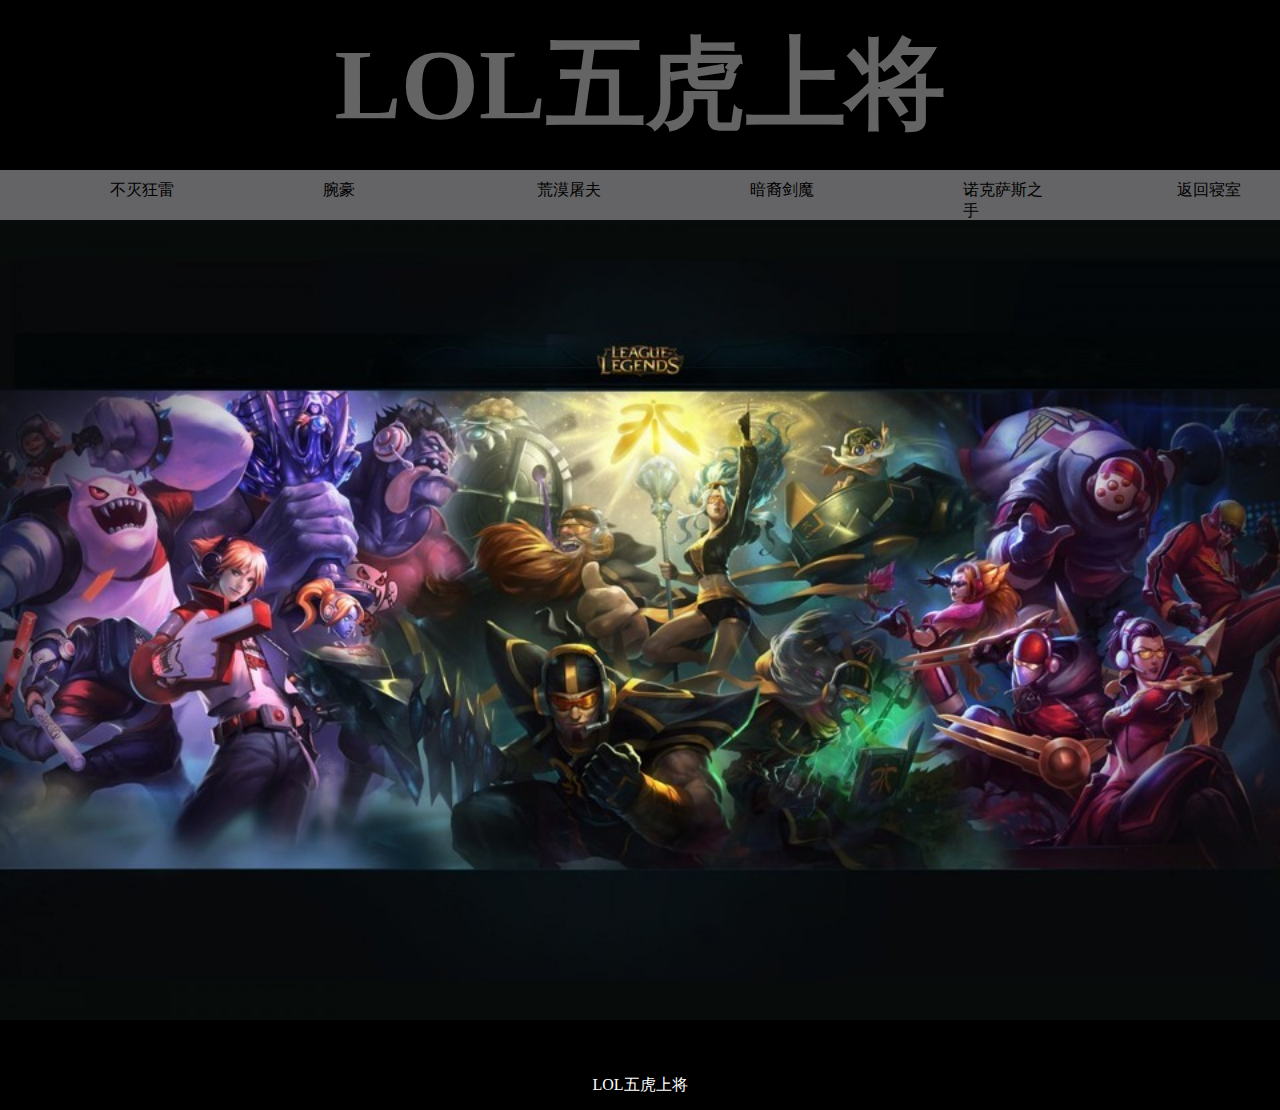
<file: index.html>
<!DOCTYPE html>
<html lang="en">
  <head>
    <meta charset="UTF-8" />
    <meta http-equiv="X-UA-Compatible" content="IE=edge" />
    <meta name="viewport" content="width=device-width, initial-scale=1.0" />
    <link rel="stylesheet" href="web/index.css" />
    <title>
      <b><strong>LOL五虎上将</strong>L</b>
    </title>
  </head>
  <body>
    <div class="container">
      <div class="title">
        <b><strong><a href="index.html" target="_blank">LOL五虎上将</a></strong></b>
      </div>
      <div class="navs" style="margin-bottom: 0;">
        <div class="nav">
          <a href="web/info1.html">不灭狂雷</a>
        </div>
        <div class="nav">
          <a href="web/info2.html">腕豪</a>
        </div>
        <div class="nav">
          <a href="web/info3.html">荒漠屠夫</a>
        </div>
        <div class="nav">
          <a href="web/info4.html">暗裔剑魔</a>
        </div>
        <div class="nav">
          <a href="web/info5.html">诺克萨斯之手</a>
        </div>
        <div class="nav">
          <a href="https://panwenyi666.github.io/dorm607/">返回寝室</a>
        </div>
      </div>
      <div class="content">
        <img width="100%" src="images/img1.jpg" style="display: block;" />
      </div>
            <div class="footer" style="margin-top: 0;">
        LOL五虎上将
      </div>
    </div>
  </body>
</html>
</file>
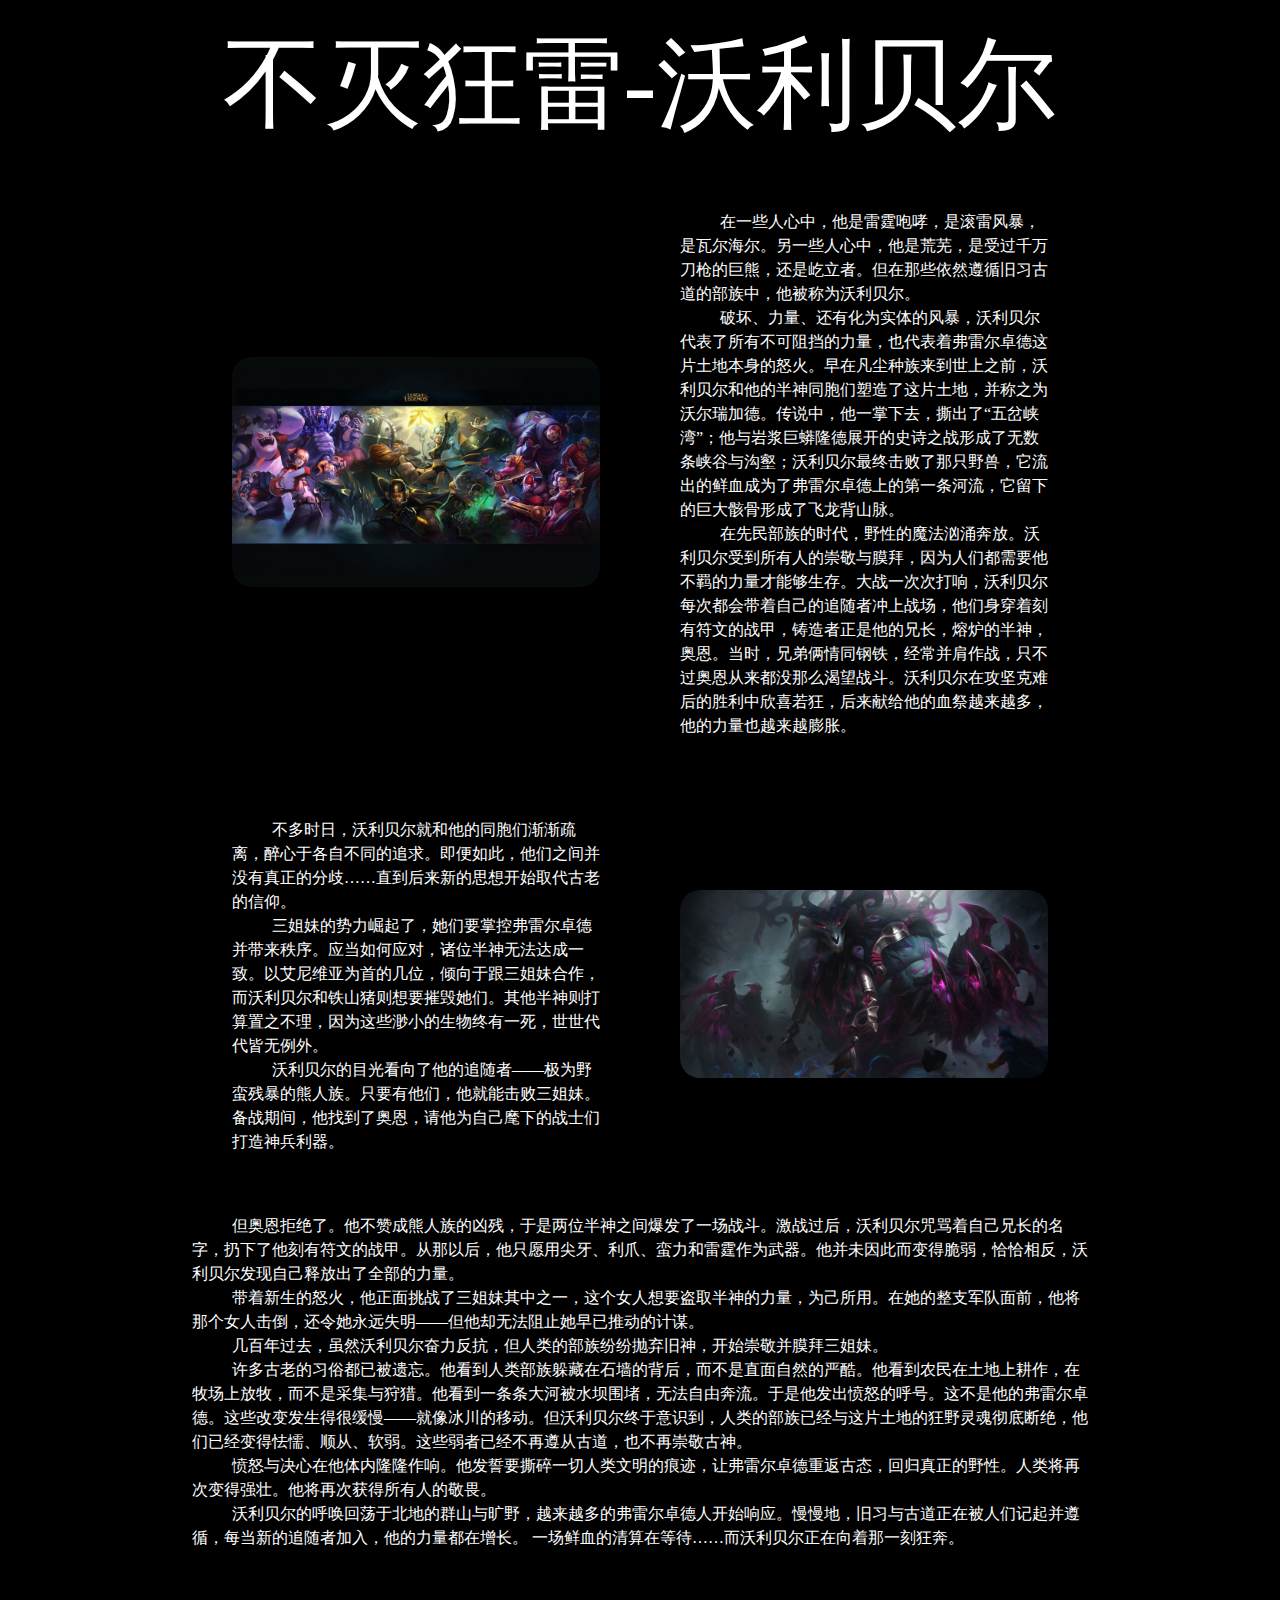
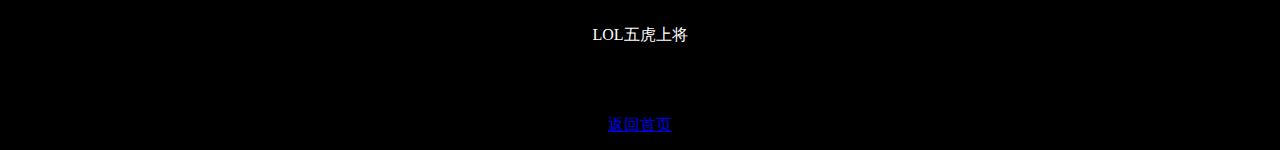
<file: web/info1.html>
<!DOCTYPE html>
<html lang="en">
  <head>
    <meta charset="UTF-8" />
    <meta http-equiv="X-UA-Compatible" content="IE=edge" />
    <meta name="viewport" content="width=device-width, initial-scale=1.0" />
    <link rel="stylesheet" href="index.css" />
    <title>LOL五虎上将</title>
  </head>
  <body>
      </div>
      <div class="title1">
        不灭狂雷-沃利贝尔
      </div>
      <div class="info-content">
        <div class="info-item">
          <img width="100%" src="../images/img1.jpg" />
        </div>
        <div class="info-item">
          <p>
            在一些人心中，他是雷霆咆哮，是滚雷风暴，是瓦尔海尔。另一些人心中，他是荒芜，是受过千万刀枪的巨熊，还是屹立者。但在那些依然遵循旧习古道的部族中，他被称为沃利贝尔。
          </p>
          <p>
            破坏、力量、还有化为实体的风暴，沃利贝尔代表了所有不可阻挡的力量，也代表着弗雷尔卓德这片土地本身的怒火。早在凡尘种族来到世上之前，沃利贝尔和他的半神同胞们塑造了这片土地，并称之为沃尔瑞加德。传说中，他一掌下去，撕出了“五岔峡湾”；他与岩浆巨蟒隆德展开的史诗之战形成了无数条峡谷与沟壑；沃利贝尔最终击败了那只野兽，它流出的鲜血成为了弗雷尔卓德上的第一条河流，它留下的巨大骸骨形成了飞龙背山脉。
          </p>
          <p>
            在先民部族的时代，野性的魔法汹涌奔放。沃利贝尔受到所有人的崇敬与膜拜，因为人们都需要他不羁的力量才能够生存。大战一次次打响，沃利贝尔每次都会带着自己的追随者冲上战场，他们身穿着刻有符文的战甲，铸造者正是他的兄长，熔炉的半神，奥恩。当时，兄弟俩情同钢铁，经常并肩作战，只不过奥恩从来都没那么渴望战斗。沃利贝尔在攻坚克难后的胜利中欣喜若狂，后来献给他的血祭越来越多，他的力量也越来越膨胀。
          </p>
        </div>
      </div>
      <div class="info-content">
        <div class="info-item">
          <p>
            不多时日，沃利贝尔就和他的同胞们渐渐疏离，醉心于各自不同的追求。即便如此，他们之间并没有真正的分歧……直到后来新的思想开始取代古老的信仰。
          </p>
          <p>
            三姐妹的势力崛起了，她们要掌控弗雷尔卓德并带来秩序。应当如何应对，诸位半神无法达成一致。以艾尼维亚为首的几位，倾向于跟三姐妹合作，而沃利贝尔和铁山猪则想要摧毁她们。其他半神则打算置之不理，因为这些渺小的生物终有一死，世世代代皆无例外。
          </p>
          <p>
            沃利贝尔的目光看向了他的追随者——极为野蛮残暴的熊人族。只要有他们，他就能击败三姐妹。备战期间，他找到了奥恩，请他为自己麾下的战士们打造神兵利器。
          </p>
        </div>
        <div class="info-item">
          <img width="100%" src="../images/img3.jpg" />
        </div>
      </div>
      <div class="info-content2">
        <p>
          但奥恩拒绝了。他不赞成熊人族的凶残，于是两位半神之间爆发了一场战斗。激战过后，沃利贝尔咒骂着自己兄长的名字，扔下了他刻有符文的战甲。从那以后，他只愿用尖牙、利爪、蛮力和雷霆作为武器。他并未因此而变得脆弱，恰恰相反，沃利贝尔发现自己释放出了全部的力量。
        </p>
        <p>
          带着新生的怒火，他正面挑战了三姐妹其中之一，这个女人想要盗取半神的力量，为己所用。在她的整支军队面前，他将那个女人击倒，还令她永远失明——但他却无法阻止她早已推动的计谋。
        </p>
        <p>
          几百年过去，虽然沃利贝尔奋力反抗，但人类的部族纷纷抛弃旧神，开始崇敬并膜拜三姐妹。
        </p>
        <p>
          许多古老的习俗都已被遗忘。他看到人类部族躲藏在石墙的背后，而不是直面自然的严酷。他看到农民在土地上耕作，在牧场上放牧，而不是采集与狩猎。他看到一条条大河被水坝围堵，无法自由奔流。于是他发出愤怒的呼号。这不是他的弗雷尔卓德。这些改变发生得很缓慢——就像冰川的移动。但沃利贝尔终于意识到，人类的部族已经与这片土地的狂野灵魂彻底断绝，他们已经变得怯懦、顺从、软弱。这些弱者已经不再遵从古道，也不再崇敬古神。
        </p>
        <p>
          愤怒与决心在他体内隆隆作响。他发誓要撕碎一切人类文明的痕迹，让弗雷尔卓德重返古态，回归真正的野性。人类将再次变得强壮。他将再次获得所有人的敬畏。
        </p>
        <p>
          沃利贝尔的呼唤回荡于北地的群山与旷野，越来越多的弗雷尔卓德人开始响应。慢慢地，旧习与古道正在被人们记起并遵循，每当新的追随者加入，他的力量都在增长。
          一场鲜血的清算在等待……而沃利贝尔正在向着那一刻狂奔。
        </p>
      </div>
      <div class="footer">
  LOL五虎上将
</div>
<div class="footer">
  <a href="../index.html">返回首页</a>
</div>
    </div>
  </body>
</html>
</file>
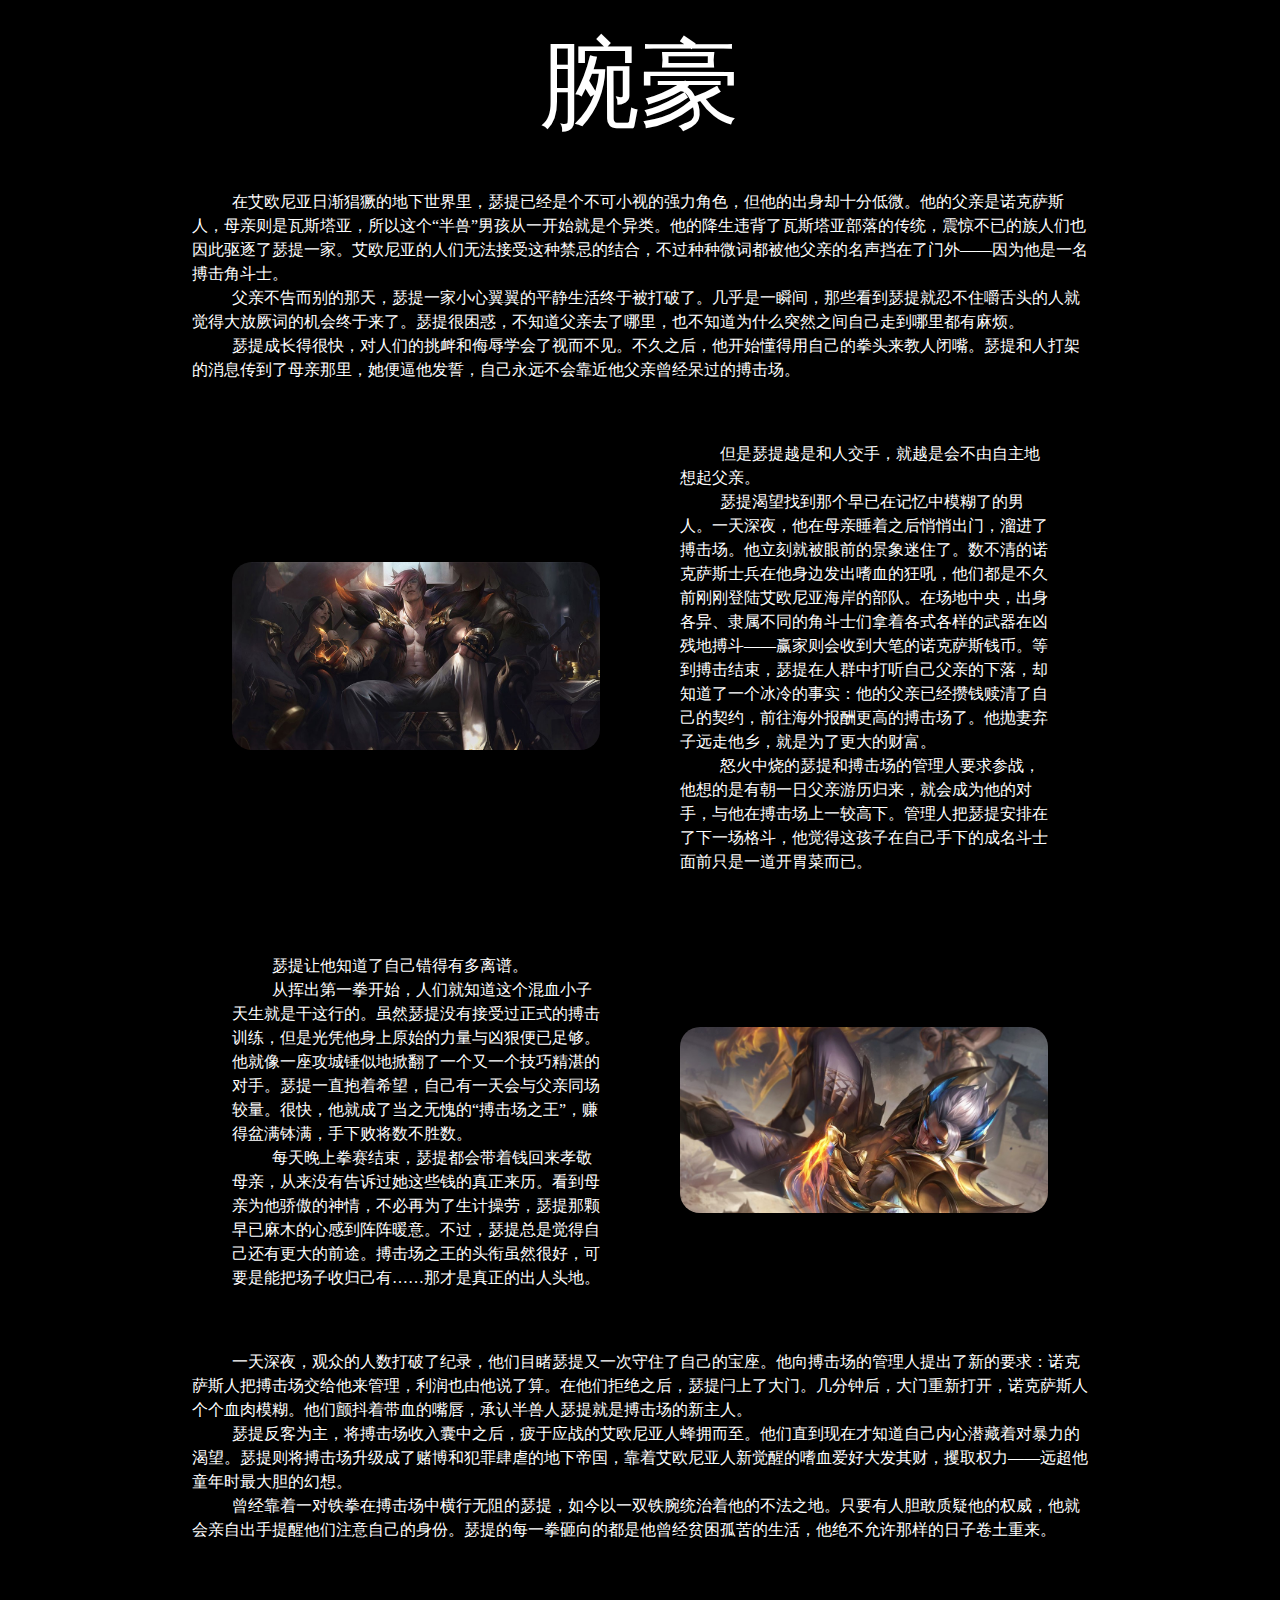
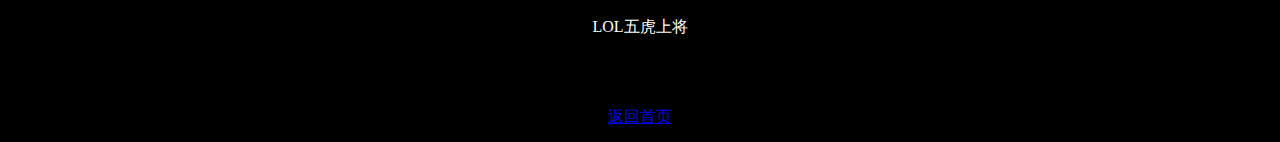
<file: web/info2.html>
<!DOCTYPE html>
<html lang="en">
  <head>
    <meta charset="UTF-8" />
    <meta http-equiv="X-UA-Compatible" content="IE=edge" />
    <meta name="viewport" content="width=device-width, initial-scale=1.0" />
    <link rel="stylesheet" href="index.css" />
    <title>LOL五虎上将</title>
  </head>
  <body>
      <div class="title1">
        腕豪
      </div>
      <div class="info-content2">
        <p>
          在艾欧尼亚日渐猖獗的地下世界里，瑟提已经是个不可小视的强力角色，但他的出身却十分低微。他的父亲是诺克萨斯人，母亲则是瓦斯塔亚，所以这个“半兽”男孩从一开始就是个异类。他的降生违背了瓦斯塔亚部落的传统，震惊不已的族人们也因此驱逐了瑟提一家。艾欧尼亚的人们无法接受这种禁忌的结合，不过种种微词都被他父亲的名声挡在了门外——因为他是一名搏击角斗士。
        </p>
        <p>
          父亲不告而别的那天，瑟提一家小心翼翼的平静生活终于被打破了。几乎是一瞬间，那些看到瑟提就忍不住嚼舌头的人就觉得大放厥词的机会终于来了。瑟提很困惑，不知道父亲去了哪里，也不知道为什么突然之间自己走到哪里都有麻烦。
        </p>
        <p>
          瑟提成长得很快，对人们的挑衅和侮辱学会了视而不见。不久之后，他开始懂得用自己的拳头来教人闭嘴。瑟提和人打架的消息传到了母亲那里，她便逼他发誓，自己永远不会靠近他父亲曾经呆过的搏击场。
        </p>
      </div>
      <div class="info-content">
        <div class="info-item">
          <img width="100%" src="../images/img4.jpg" />
        </div>
        <div class="info-item">
          <p>但是瑟提越是和人交手，就越是会不由自主地想起父亲。</p>
          <p>
            瑟提渴望找到那个早已在记忆中模糊了的男人。一天深夜，他在母亲睡着之后悄悄出门，溜进了搏击场。他立刻就被眼前的景象迷住了。数不清的诺克萨斯士兵在他身边发出嗜血的狂吼，他们都是不久前刚刚登陆艾欧尼亚海岸的部队。在场地中央，出身各异、隶属不同的角斗士们拿着各式各样的武器在凶残地搏斗——赢家则会收到大笔的诺克萨斯钱币。等到搏击结束，瑟提在人群中打听自己父亲的下落，却知道了一个冰冷的事实：他的父亲已经攒钱赎清了自己的契约，前往海外报酬更高的搏击场了。他抛妻弃子远走他乡，就是为了更大的财富。
          </p>
          <p>
            怒火中烧的瑟提和搏击场的管理人要求参战，他想的是有朝一日父亲游历归来，就会成为他的对手，与他在搏击场上一较高下。管理人把瑟提安排在了下一场格斗，他觉得这孩子在自己手下的成名斗士面前只是一道开胃菜而已。
          </p>
        </div>
      </div>
      <div class="info-content">
        <div class="info-item">
          <p>瑟提让他知道了自己错得有多离谱。</p>
          <p>
            从挥出第一拳开始，人们就知道这个混血小子天生就是干这行的。虽然瑟提没有接受过正式的搏击训练，但是光凭他身上原始的力量与凶狠便已足够。他就像一座攻城锤似地掀翻了一个又一个技巧精湛的对手。瑟提一直抱着希望，自己有一天会与父亲同场较量。很快，他就成了当之无愧的“搏击场之王”，赚得盆满钵满，手下败将数不胜数。
          </p>
          <p>
            每天晚上拳赛结束，瑟提都会带着钱回来孝敬母亲，从来没有告诉过她这些钱的真正来历。看到母亲为他骄傲的神情，不必再为了生计操劳，瑟提那颗早已麻木的心感到阵阵暖意。不过，瑟提总是觉得自己还有更大的前途。搏击场之王的头衔虽然很好，可要是能把场子收归己有……那才是真正的出人头地。
          </p>
        </div>
        <div class="info-item">
          <img width="100%" src="../images/img5.jpg" />
        </div>
      </div>
      <div class="info-content2">
        <p>
          一天深夜，观众的人数打破了纪录，他们目睹瑟提又一次守住了自己的宝座。他向搏击场的管理人提出了新的要求：诺克萨斯人把搏击场交给他来管理，利润也由他说了算。在他们拒绝之后，瑟提闩上了大门。几分钟后，大门重新打开，诺克萨斯人个个血肉模糊。他们颤抖着带血的嘴唇，承认半兽人瑟提就是搏击场的新主人。
        </p>
        <p>
          瑟提反客为主，将搏击场收入囊中之后，疲于应战的艾欧尼亚人蜂拥而至。他们直到现在才知道自己内心潜藏着对暴力的渴望。瑟提则将搏击场升级成了赌博和犯罪肆虐的地下帝国，靠着艾欧尼亚人新觉醒的嗜血爱好大发其财，攫取权力——远超他童年时最大胆的幻想。
        </p>
        <p>
          曾经靠着一对铁拳在搏击场中横行无阻的瑟提，如今以一双铁腕统治着他的不法之地。只要有人胆敢质疑他的权威，他就会亲自出手提醒他们注意自己的身份。瑟提的每一拳砸向的都是他曾经贫困孤苦的生活，他绝不允许那样的日子卷土重来。
        </p>
      </div>
      <div class="footer">
  LOL五虎上将
</div>
<div class="footer">
  <a href="../index.html">返回首页</a>
</div>
    </div>
  </body>
</html>
</file>
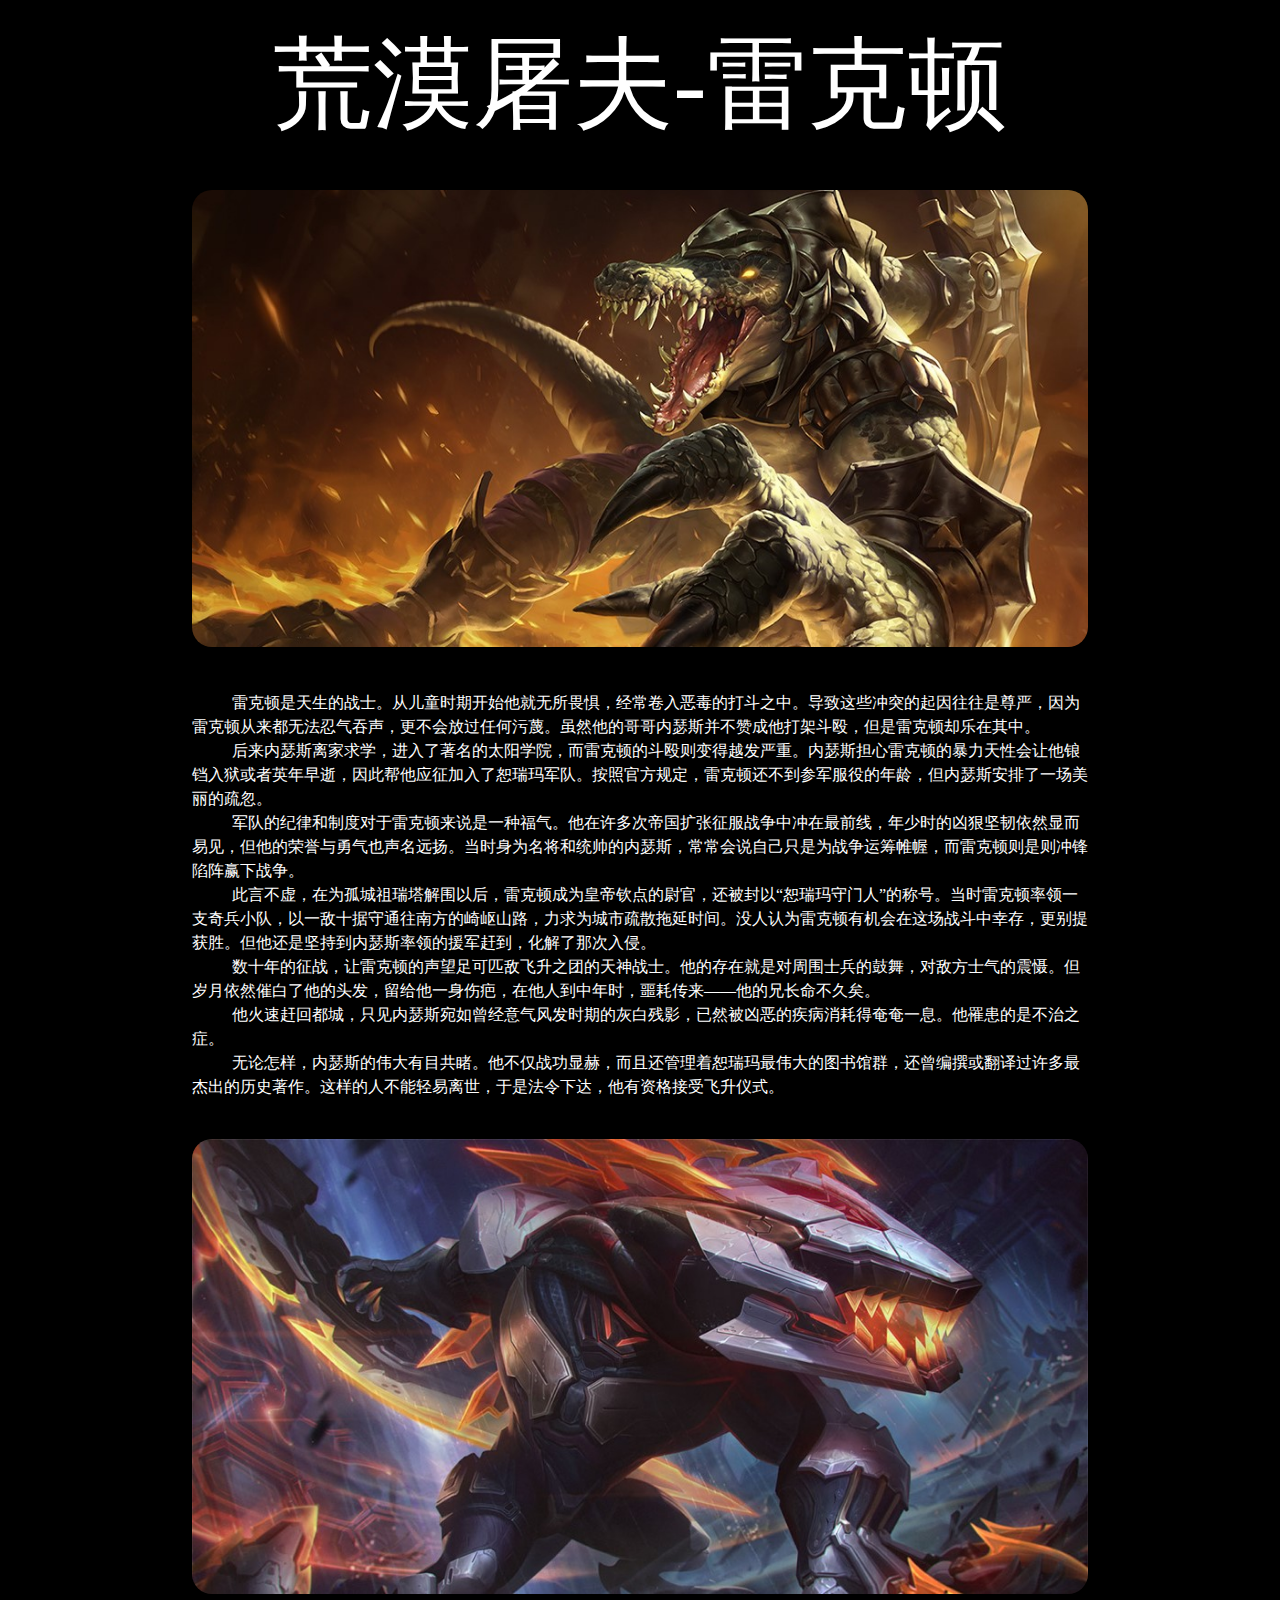
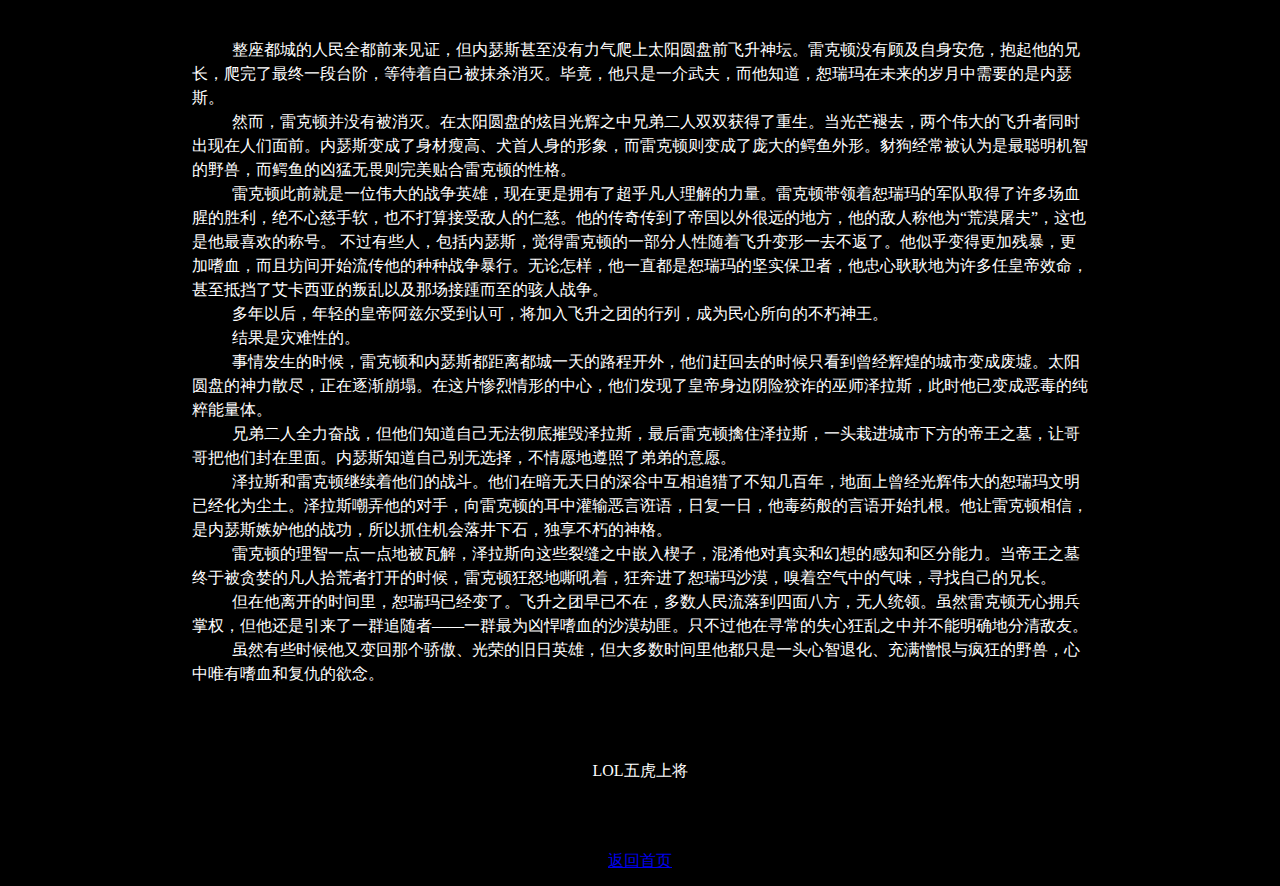
<file: web/info3.html>
<!DOCTYPE html>
<html lang="en">
  <head>
    <meta charset="UTF-8" />
    <meta http-equiv="X-UA-Compatible" content="IE=edge" />
    <meta name="viewport" content="width=device-width, initial-scale=1.0" />
    <link rel="stylesheet" href="index.css" />
    <title>LOL五虎上将</title>
  </head>
  <body>
      <div class="title1">
        荒漠屠夫-雷克顿
      </div>
      <div class="info-content2">
        <img width="100%" src="../images/img6.jpg" />
      </div>
      <div class="info-content2">
        <p>
          雷克顿是天生的战士。从儿童时期开始他就无所畏惧，经常卷入恶毒的打斗之中。导致这些冲突的起因往往是尊严，因为雷克顿从来都无法忍气吞声，更不会放过任何污蔑。虽然他的哥哥内瑟斯并不赞成他打架斗殴，但是雷克顿却乐在其中。
        </p>
        <p>
          后来内瑟斯离家求学，进入了著名的太阳学院，而雷克顿的斗殴则变得越发严重。内瑟斯担心雷克顿的暴力天性会让他锒铛入狱或者英年早逝，因此帮他应征加入了恕瑞玛军队。按照官方规定，雷克顿还不到参军服役的年龄，但内瑟斯安排了一场美丽的疏忽。
        </p>
        <p>
          军队的纪律和制度对于雷克顿来说是一种福气。他在许多次帝国扩张征服战争中冲在最前线，年少时的凶狠坚韧依然显而易见，但他的荣誉与勇气也声名远扬。当时身为名将和统帅的内瑟斯，常常会说自己只是为战争运筹帷幄，而雷克顿则是则冲锋陷阵赢下战争。
        </p>
        <p>
          此言不虚，在为孤城祖瑞塔解围以后，雷克顿成为皇帝钦点的尉官，还被封以“恕瑞玛守门人”的称号。当时雷克顿率领一支奇兵小队，以一敌十据守通往南方的崎岖山路，力求为城市疏散拖延时间。没人认为雷克顿有机会在这场战斗中幸存，更别提获胜。但他还是坚持到内瑟斯率领的援军赶到，化解了那次入侵。
        </p>
        <p>
          数十年的征战，让雷克顿的声望足可匹敌飞升之团的天神战士。他的存在就是对周围士兵的鼓舞，对敌方士气的震慑。但岁月依然催白了他的头发，留给他一身伤疤，在他人到中年时，噩耗传来——他的兄长命不久矣。
        </p>
        <p>
          他火速赶回都城，只见内瑟斯宛如曾经意气风发时期的灰白残影，已然被凶恶的疾病消耗得奄奄一息。他罹患的是不治之症。
        </p>
        <p>
          无论怎样，内瑟斯的伟大有目共睹。他不仅战功显赫，而且还管理着恕瑞玛最伟大的图书馆群，还曾编撰或翻译过许多最杰出的历史著作。这样的人不能轻易离世，于是法令下达，他有资格接受飞升仪式。
        </p>
      </div>
      <div class="info-content2">
        <img width="100%" src="../images/img7.jpg" />
      </div>
      <div class="info-content2">
        <p>
          整座都城的人民全都前来见证，但内瑟斯甚至没有力气爬上太阳圆盘前飞升神坛。雷克顿没有顾及自身安危，抱起他的兄长，爬完了最终一段台阶，等待着自己被抹杀消灭。毕竟，他只是一介武夫，而他知道，恕瑞玛在未来的岁月中需要的是内瑟斯。
        </p>
        <p>
          然而，雷克顿并没有被消灭。在太阳圆盘的炫目光辉之中兄弟二人双双获得了重生。当光芒褪去，两个伟大的飞升者同时出现在人们面前。内瑟斯变成了身材瘦高、犬首人身的形象，而雷克顿则变成了庞大的鳄鱼外形。豺狗经常被认为是最聪明机智的野兽，而鳄鱼的凶猛无畏则完美贴合雷克顿的性格。
        </p>
        <p>
          雷克顿此前就是一位伟大的战争英雄，现在更是拥有了超乎凡人理解的力量。雷克顿带领着恕瑞玛的军队取得了许多场血腥的胜利，绝不心慈手软，也不打算接受敌人的仁慈。他的传奇传到了帝国以外很远的地方，他的敌人称他为“荒漠屠夫”，这也是他最喜欢的称号。
          不过有些人，包括内瑟斯，觉得雷克顿的一部分人性随着飞升变形一去不返了。他似乎变得更加残暴，更加嗜血，而且坊间开始流传他的种种战争暴行。无论怎样，他一直都是恕瑞玛的坚实保卫者，他忠心耿耿地为许多任皇帝效命，甚至抵挡了艾卡西亚的叛乱以及那场接踵而至的骇人战争。
        </p>
        <p>
          多年以后，年轻的皇帝阿兹尔受到认可，将加入飞升之团的行列，成为民心所向的不朽神王。
        </p>
        <p>结果是灾难性的。</p>
        <p>
          事情发生的时候，雷克顿和内瑟斯都距离都城一天的路程开外，他们赶回去的时候只看到曾经辉煌的城市变成废墟。太阳圆盘的神力散尽，正在逐渐崩塌。在这片惨烈情形的中心，他们发现了皇帝身边阴险狡诈的巫师泽拉斯，此时他已变成恶毒的纯粹能量体。
        </p>
        <p>
          兄弟二人全力奋战，但他们知道自己无法彻底摧毁泽拉斯，最后雷克顿擒住泽拉斯，一头栽进城市下方的帝王之墓，让哥哥把他们封在里面。内瑟斯知道自己别无选择，不情愿地遵照了弟弟的意愿。
        </p>
        <p>
          泽拉斯和雷克顿继续着他们的战斗。他们在暗无天日的深谷中互相追猎了不知几百年，地面上曾经光辉伟大的恕瑞玛文明已经化为尘土。泽拉斯嘲弄他的对手，向雷克顿的耳中灌输恶言诳语，日复一日，他毒药般的言语开始扎根。他让雷克顿相信，是内瑟斯嫉妒他的战功，所以抓住机会落井下石，独享不朽的神格。
        </p>
        <p>
          雷克顿的理智一点一点地被瓦解，泽拉斯向这些裂缝之中嵌入楔子，混淆他对真实和幻想的感知和区分能力。当帝王之墓终于被贪婪的凡人拾荒者打开的时候，雷克顿狂怒地嘶吼着，狂奔进了恕瑞玛沙漠，嗅着空气中的气味，寻找自己的兄长。
        </p>
        <p>
          但在他离开的时间里，恕瑞玛已经变了。飞升之团早已不在，多数人民流落到四面八方，无人统领。虽然雷克顿无心拥兵掌权，但他还是引来了一群追随者——一群最为凶悍嗜血的沙漠劫匪。只不过他在寻常的失心狂乱之中并不能明确地分清敌友。
        </p>
        <p>
          虽然有些时候他又变回那个骄傲、光荣的旧日英雄，但大多数时间里他都只是一头心智退化、充满憎恨与疯狂的野兽，心中唯有嗜血和复仇的欲念。
        </p>
      </div>
      <div class="footer">
  LOL五虎上将
</div>
<div class="footer">
  <a href="../index.html">返回首页</a>
</div>
    </div>
  </body>
</html>
</file>
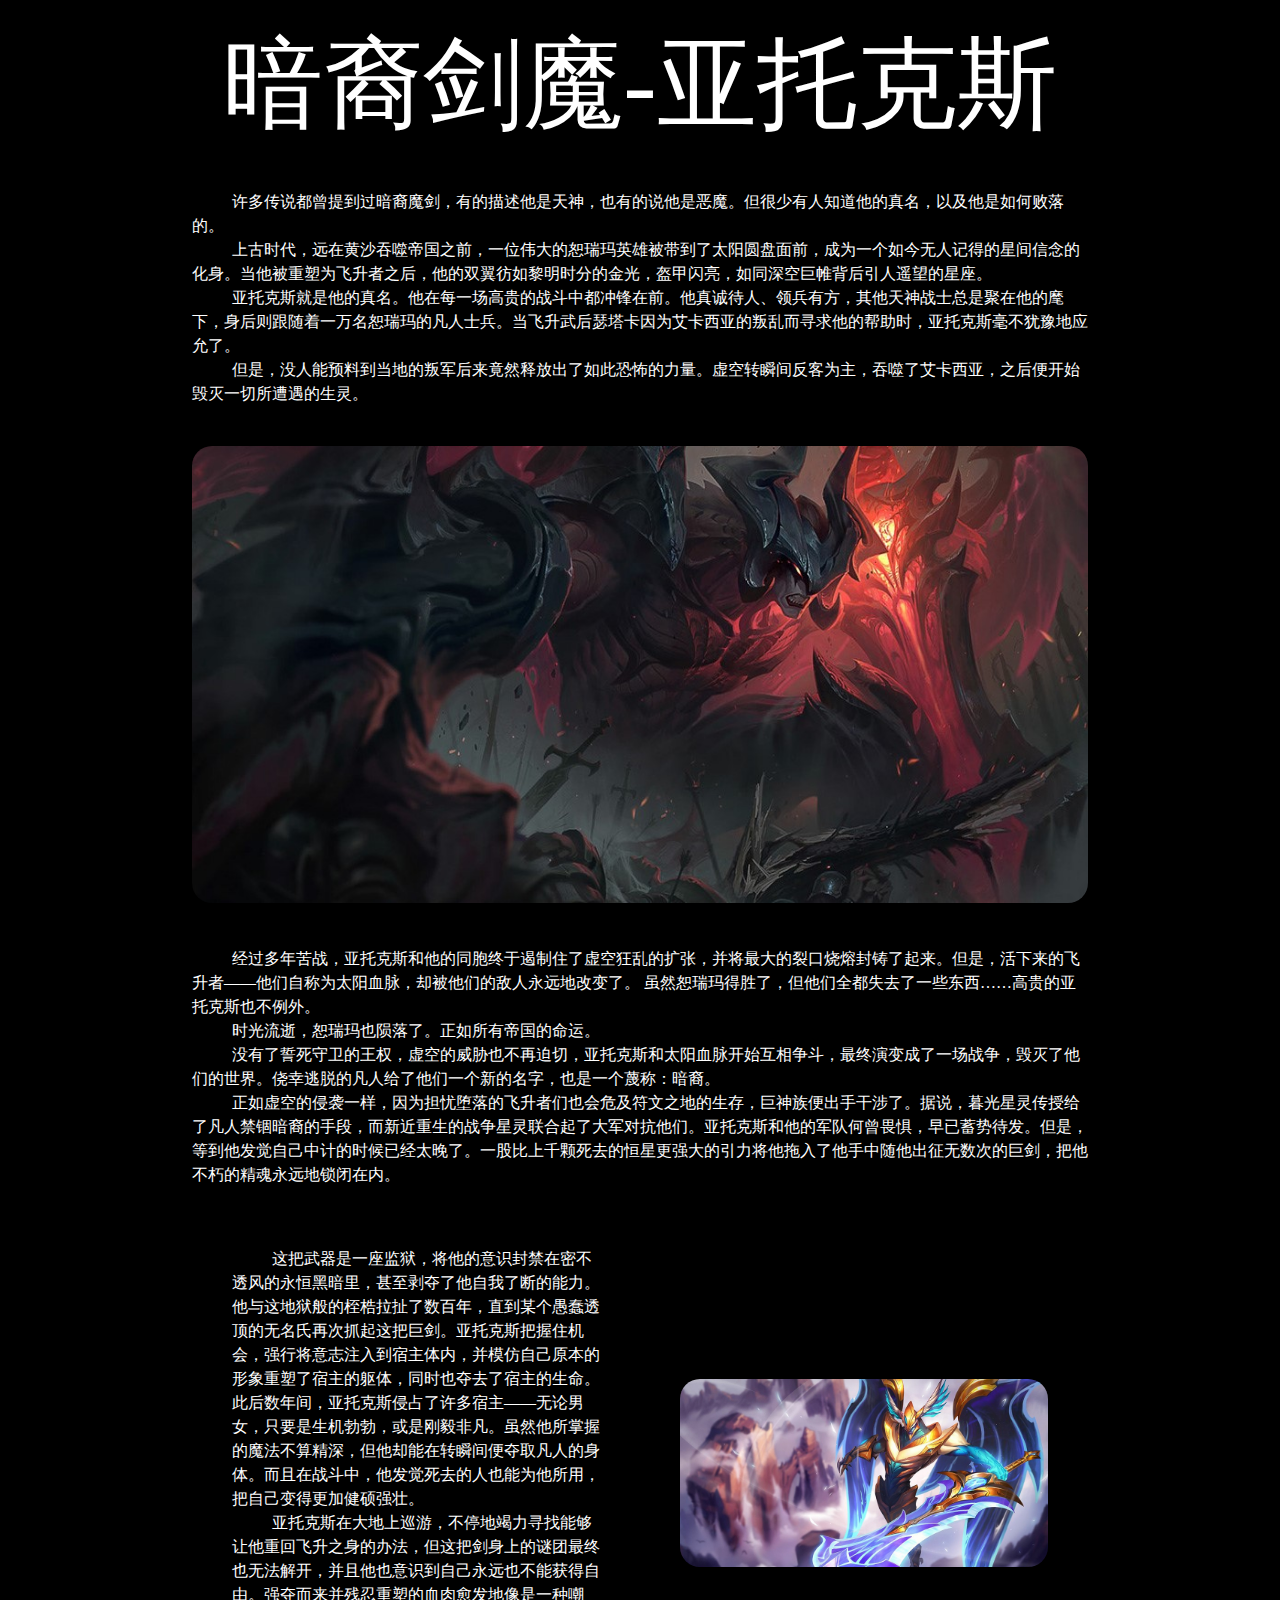
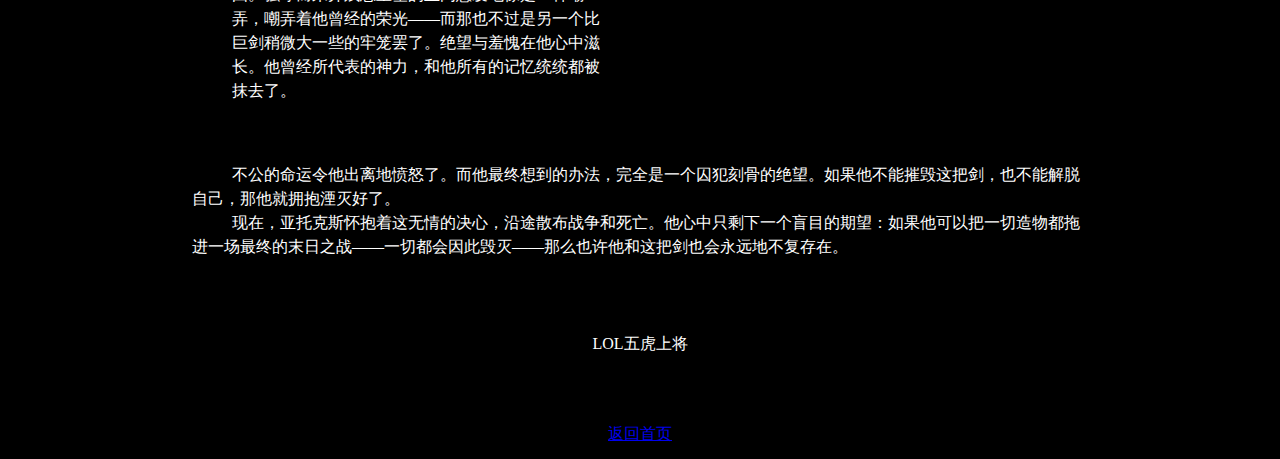
<file: web/info4.html>
<!DOCTYPE html>
<html lang="en">
  <head>
    <meta charset="UTF-8" />
    <meta http-equiv="X-UA-Compatible" content="IE=edge" />
    <meta name="viewport" content="width=device-width, initial-scale=1.0" />
    <link rel="stylesheet" href="index.css" />
    <title>LOL五虎上将</title>
  </head>
  <body>
      <div class="title1">
        暗裔剑魔-亚托克斯
      </div>
      <div class="info-content2">
        <p>
          许多传说都曾提到过暗裔魔剑，有的描述他是天神，也有的说他是恶魔。但很少有人知道他的真名，以及他是如何败落的。
        </p>
        <p>
          上古时代，远在黄沙吞噬帝国之前，一位伟大的恕瑞玛英雄被带到了太阳圆盘面前，成为一个如今无人记得的星间信念的化身。当他被重塑为飞升者之后，他的双翼彷如黎明时分的金光，盔甲闪亮，如同深空巨帷背后引人遥望的星座。
        </p>
        <p>
          亚托克斯就是他的真名。他在每一场高贵的战斗中都冲锋在前。他真诚待人、领兵有方，其他天神战士总是聚在他的麾下，身后则跟随着一万名恕瑞玛的凡人士兵。当飞升武后瑟塔卡因为艾卡西亚的叛乱而寻求他的帮助时，亚托克斯毫不犹豫地应允了。
        </p>
        <p>
          但是，没人能预料到当地的叛军后来竟然释放出了如此恐怖的力量。虚空转瞬间反客为主，吞噬了艾卡西亚，之后便开始毁灭一切所遭遇的生灵。
        </p>
      </div>
      <div class="info-content2">
        <img width="100%" src="../images/img8.jpg" />
      </div>
      <div class="info-content2">
        <p>
          经过多年苦战，亚托克斯和他的同胞终于遏制住了虚空狂乱的扩张，并将最大的裂口烧熔封铸了起来。但是，活下来的飞升者——他们自称为太阳血脉，却被他们的敌人永远地改变了。
          虽然恕瑞玛得胜了，但他们全都失去了一些东西……高贵的亚托克斯也不例外。
        </p>
        <p>时光流逝，恕瑞玛也陨落了。正如所有帝国的命运。</p>
        <p>
          没有了誓死守卫的王权，虚空的威胁也不再迫切，亚托克斯和太阳血脉开始互相争斗，最终演变成了一场战争，毁灭了他们的世界。侥幸逃脱的凡人给了他们一个新的名字，也是一个蔑称：暗裔。
        </p>
        <p>
          正如虚空的侵袭一样，因为担忧堕落的飞升者们也会危及符文之地的生存，巨神族便出手干涉了。据说，暮光星灵传授给了凡人禁锢暗裔的手段，而新近重生的战争星灵联合起了大军对抗他们。亚托克斯和他的军队何曾畏惧，早已蓄势待发。但是，等到他发觉自己中计的时候已经太晚了。一股比上千颗死去的恒星更强大的引力将他拖入了他手中随他出征无数次的巨剑，把他不朽的精魂永远地锁闭在内。
        </p>
      </div>
      <div class="info-content">
        <div class="info-item">
          <p>
            这把武器是一座监狱，将他的意识封禁在密不透风的永恒黑暗里，甚至剥夺了他自我了断的能力。他与这地狱般的桎梏拉扯了数百年，直到某个愚蠢透顶的无名氏再次抓起这把巨剑。亚托克斯把握住机会，强行将意志注入到宿主体内，并模仿自己原本的形象重塑了宿主的躯体，同时也夺去了宿主的生命。此后数年间，亚托克斯侵占了许多宿主——无论男女，只要是生机勃勃，或是刚毅非凡。虽然他所掌握的魔法不算精深，但他却能在转瞬间便夺取凡人的身体。而且在战斗中，他发觉死去的人也能为他所用，把自己变得更加健硕强壮。
          </p>
          <p>
            亚托克斯在大地上巡游，不停地竭力寻找能够让他重回飞升之身的办法，但这把剑身上的谜团最终也无法解开，并且他也意识到自己永远也不能获得自由。强夺而来并残忍重塑的血肉愈发地像是一种嘲弄，嘲弄着他曾经的荣光——而那也不过是另一个比巨剑稍微大一些的牢笼罢了。绝望与羞愧在他心中滋长。他曾经所代表的神力，和他所有的记忆统统都被抹去了。
          </p>
        </div>
        <div class="info-item">
          <img width="100%" src="../images/img9.jpg" />
        </div>
      </div>
      <div class="info-content2">
        <p>
          不公的命运令他出离地愤怒了。而他最终想到的办法，完全是一个囚犯刻骨的绝望。如果他不能摧毁这把剑，也不能解脱自己，那他就拥抱湮灭好了。
        </p>
        <p>
          现在，亚托克斯怀抱着这无情的决心，沿途散布战争和死亡。他心中只剩下一个盲目的期望：如果他可以把一切造物都拖进一场最终的末日之战——一切都会因此毁灭——那么也许他和这把剑也会永远地不复存在。
        </p>
      </div>
            <div class="footer">
        LOL五虎上将
      </div>
    <div class="footer">
        <a href="../index.html">返回首页</a>
  </div>
    </div>
  </body>
</html>
</file>
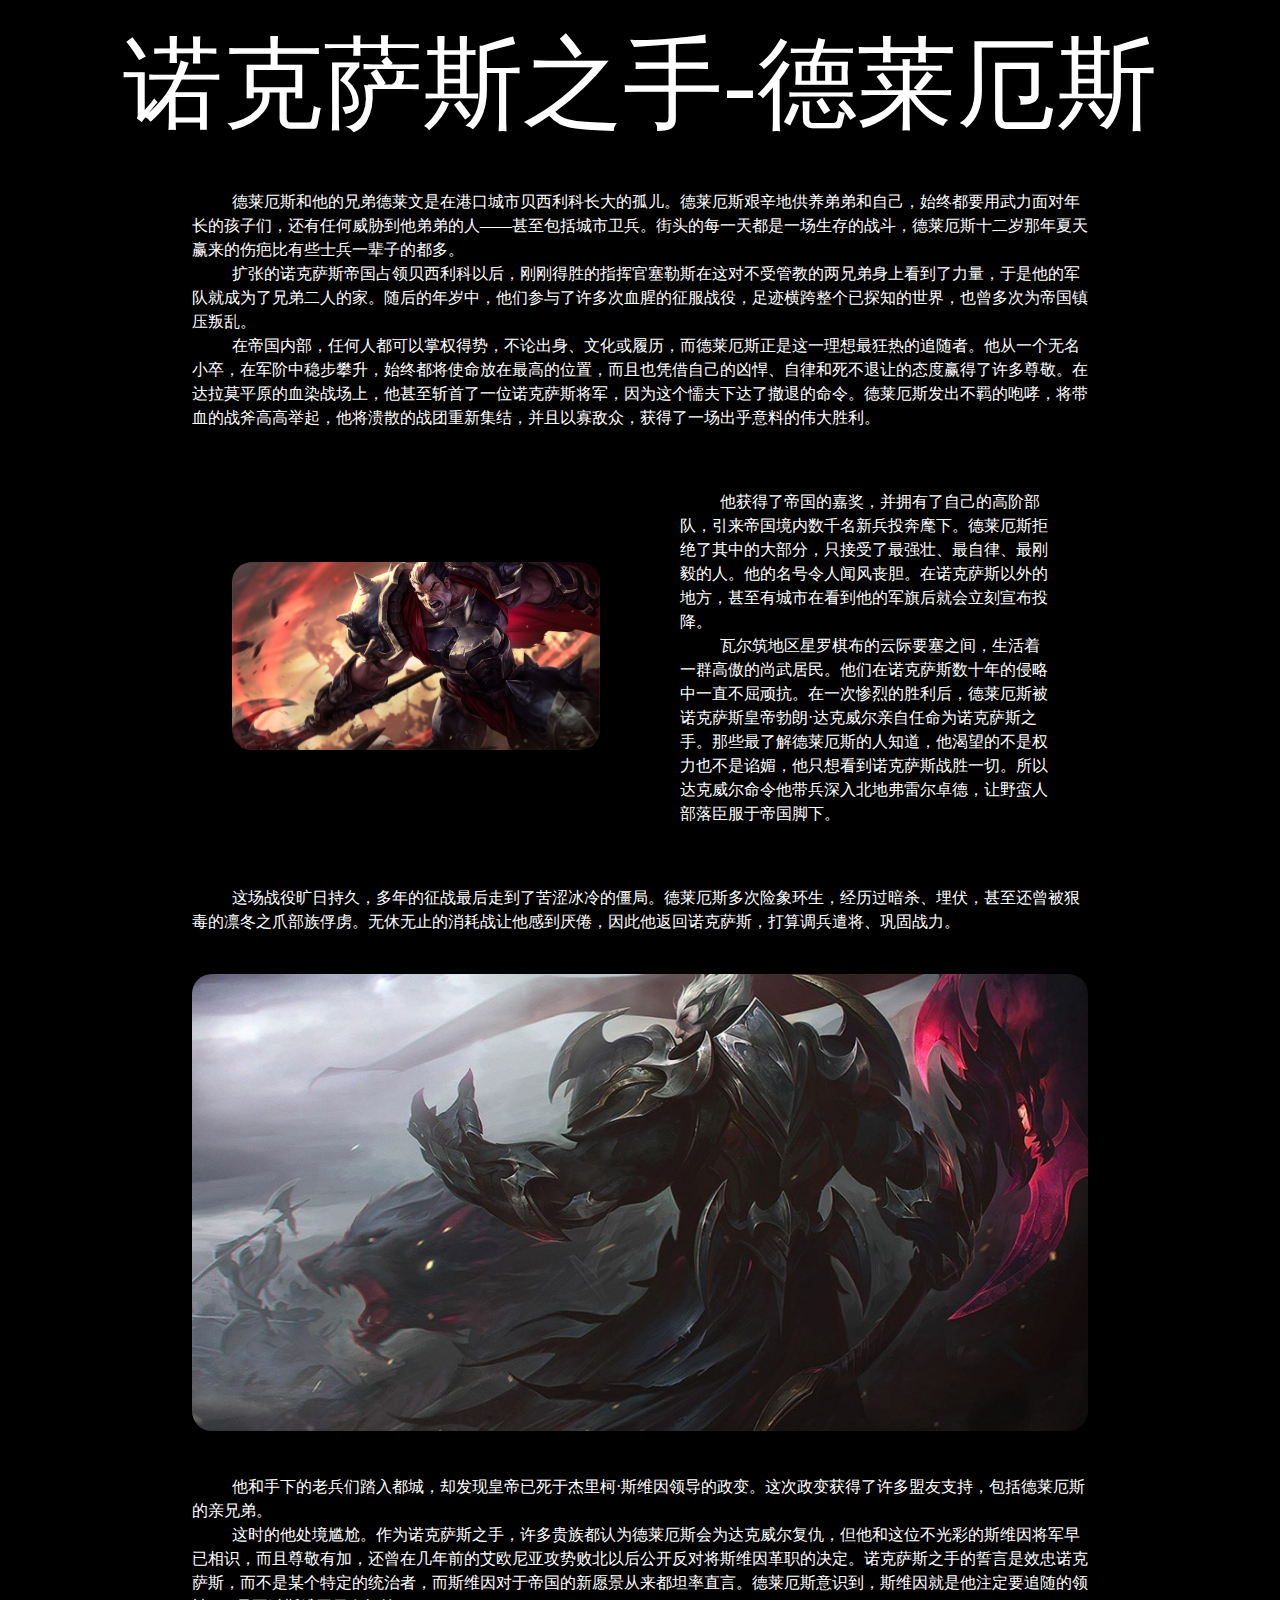
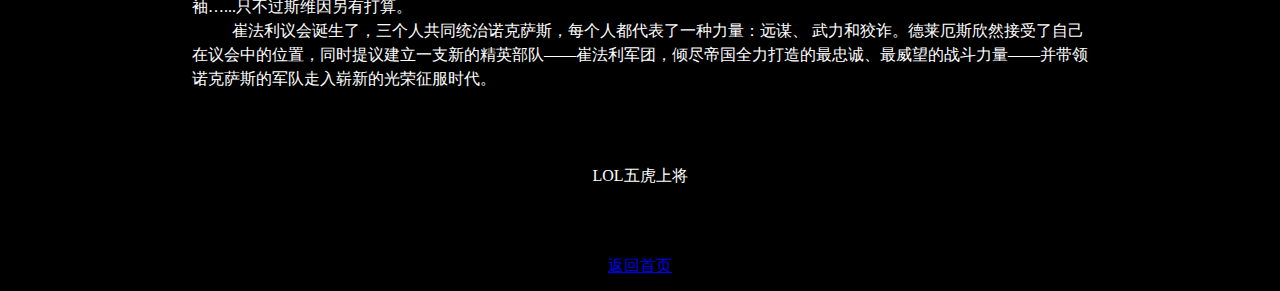
<file: web/info5.html>
<!DOCTYPE html>
<html lang="en">
  <head>
    <meta charset="UTF-8" />
    <meta http-equiv="X-UA-Compatible" content="IE=edge" />
    <meta name="viewport" content="width=device-width, initial-scale=1.0" />
    <link rel="stylesheet" href="index.css" />
    <title>LOL五虎上将</title>
  </head>
  <body>
      <div class="title1">
        诺克萨斯之手-德莱厄斯
      </div>
      <div class="info-content2">
        <p>
          德莱厄斯和他的兄弟德莱文是在港口城市贝西利科长大的孤儿。德莱厄斯艰辛地供养弟弟和自己，始终都要用武力面对年长的孩子们，还有任何威胁到他弟弟的人——甚至包括城市卫兵。街头的每一天都是一场生存的战斗，德莱厄斯十二岁那年夏天赢来的伤疤比有些士兵一辈子的都多。
        </p>
        <p>
          扩张的诺克萨斯帝国占领贝西利科以后，刚刚得胜的指挥官塞勒斯在这对不受管教的两兄弟身上看到了力量，于是他的军队就成为了兄弟二人的家。随后的年岁中，他们参与了许多次血腥的征服战役，足迹横跨整个已探知的世界，也曾多次为帝国镇压叛乱。
        </p>
        <p>
          在帝国内部，任何人都可以掌权得势，不论出身、文化或履历，而德莱厄斯正是这一理想最狂热的追随者。他从一个无名小卒，在军阶中稳步攀升，始终都将使命放在最高的位置，而且也凭借自己的凶悍、自律和死不退让的态度赢得了许多尊敬。在达拉莫平原的血染战场上，他甚至斩首了一位诺克萨斯将军，因为这个懦夫下达了撤退的命令。德莱厄斯发出不羁的咆哮，将带血的战斧高高举起，他将溃散的战团重新集结，并且以寡敌众，获得了一场出乎意料的伟大胜利。
        </p>
      </div>
      <div class="info-content">
        <div class="info-item">
          <img width="100%" src="../images/img10.jpg" />
        </div>
        <div class="info-item">
          <p>
            他获得了帝国的嘉奖，并拥有了自己的高阶部队，引来帝国境内数千名新兵投奔麾下。德莱厄斯拒绝了其中的大部分，只接受了最强壮、最自律、最刚毅的人。他的名号令人闻风丧胆。在诺克萨斯以外的地方，甚至有城市在看到他的军旗后就会立刻宣布投降。
          </p>
          <p>
            瓦尔筑地区星罗棋布的云际要塞之间，生活着一群高傲的尚武居民。他们在诺克萨斯数十年的侵略中一直不屈顽抗。在一次惨烈的胜利后，德莱厄斯被诺克萨斯皇帝勃朗·达克威尔亲自任命为诺克萨斯之手。那些最了解德莱厄斯的人知道，他渴望的不是权力也不是谄媚，他只想看到诺克萨斯战胜一切。所以达克威尔命令他带兵深入北地弗雷尔卓德，让野蛮人部落臣服于帝国脚下。
          </p>
        </div>
      </div>
      <div class="info-content2">
        <p>
          这场战役旷日持久，多年的征战最后走到了苦涩冰冷的僵局。德莱厄斯多次险象环生，经历过暗杀、埋伏，甚至还曾被狠毒的凛冬之爪部族俘虏。无休无止的消耗战让他感到厌倦，因此他返回诺克萨斯，打算调兵遣将、巩固战力。
        </p>
      </div>

      <div class="info-content2">
        <img width="100%" src="../images/img11.jpg" />
      </div>
      <div class="info-content2">
        <p>
          他和手下的老兵们踏入都城，却发现皇帝已死于杰里柯·斯维因领导的政变。这次政变获得了许多盟友支持，包括德莱厄斯的亲兄弟。
        </p>
        <p>
          这时的他处境尴尬。作为诺克萨斯之手，许多贵族都认为德莱厄斯会为达克威尔复仇，但他和这位不光彩的斯维因将军早已相识，而且尊敬有加，还曾在几年前的艾欧尼亚攻势败北以后公开反对将斯维因革职的决定。诺克萨斯之手的誓言是效忠诺克萨斯，而不是某个特定的统治者，而斯维因对于帝国的新愿景从来都坦率直言。德莱厄斯意识到，斯维因就是他注定要追随的领袖…...只不过斯维因另有打算。
        </p>
        <p>
          崔法利议会诞生了，三个人共同统治诺克萨斯，每个人都代表了一种力量：远谋、
          武力和狡诈。德莱厄斯欣然接受了自己在议会中的位置，同时提议建立一支新的精英部队——崔法利军团，倾尽帝国全力打造的最忠诚、最威望的战斗力量——并带领诺克萨斯的军队走入崭新的光荣征服时代。
        </p>
      </div>
      <div class="footer">
        LOL五虎上将
      </div>
    <div class="footer">
        <a href="../index.html">返回首页</a>
  </div>
    </div>
  </body>
</html>
</file>
<file: web/index.css>
* {
  margin: 0;
  padding: 0;
}

.container {
  display: flex;
  flex-direction: column;
}

.title {
  text-align: center;
  background-color: black; 
  color: white; 
  padding: 10px; 
  font-size: 100px;
  line-height: 1.5;
}


.title1 {
  text-align: center;
  background-color: black; 
  color: white; 
  padding: 10px; 
  font-size: 100px; 
  line-height: 1.5;
}

.title a {
  color: #646464;
  text-decoration: none;
}

.navs {
  display: flex;
  background: #646466;
  height: 50px;
  margin-bottom: 40px;
}

.nav {
  display: flex; 
  width: 100%;
  margin-left: 100px;
  
}

.nav a {
  color: #000; 
  text-decoration: none; 
  padding: 10px; 
  transition: color 0.5s ease; 
  border-right: 4px solid #117891; 
}


.nav a:last-child {
  border-right: none;
}


.nav a:hover {
  color: #ddd; 
}



.info-content {
  display: flex;
  align-items: center;
  padding: 20px 15%;
  background: #000;
  color: #fff;
}

.info-item {
  width: 50%;
  padding: 20px 40px;
}

.info-item p {
  text-indent: 40px;
  line-height: 1.5;
}

.info-content2 {
  padding: 20px 40px;
  padding: 20px 15%;
  background: #000;
  color: #fff;
}

.info-content img {
  border-radius: 20px;
}
.info-content2 img {
  border-radius: 20px;
}

.info-content2 p {
  text-indent: 40px;
  line-height: 1.5;
}

.footer {
  background: #000;
  color: #fff;
  text-align:center;
  height: 50px;
  line-height: 50px;
  padding-top: 40px;
}
</file>
